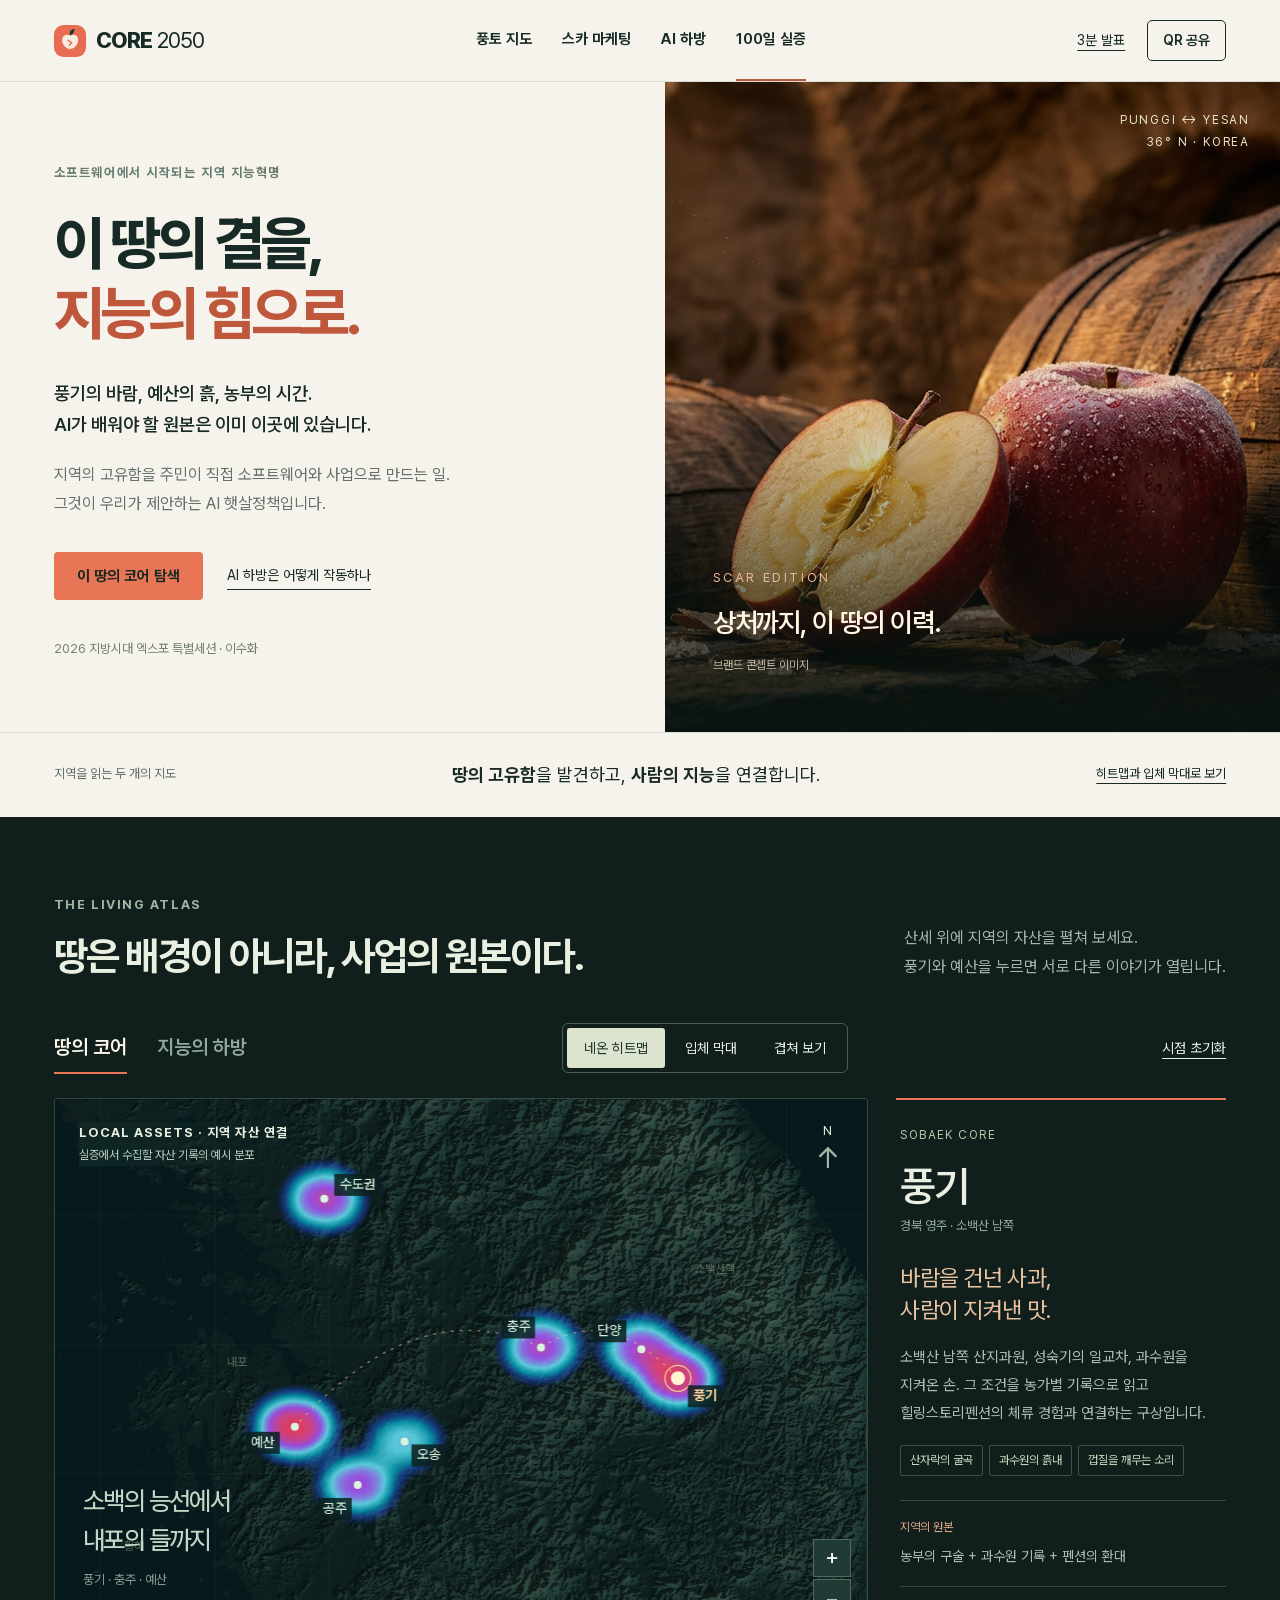
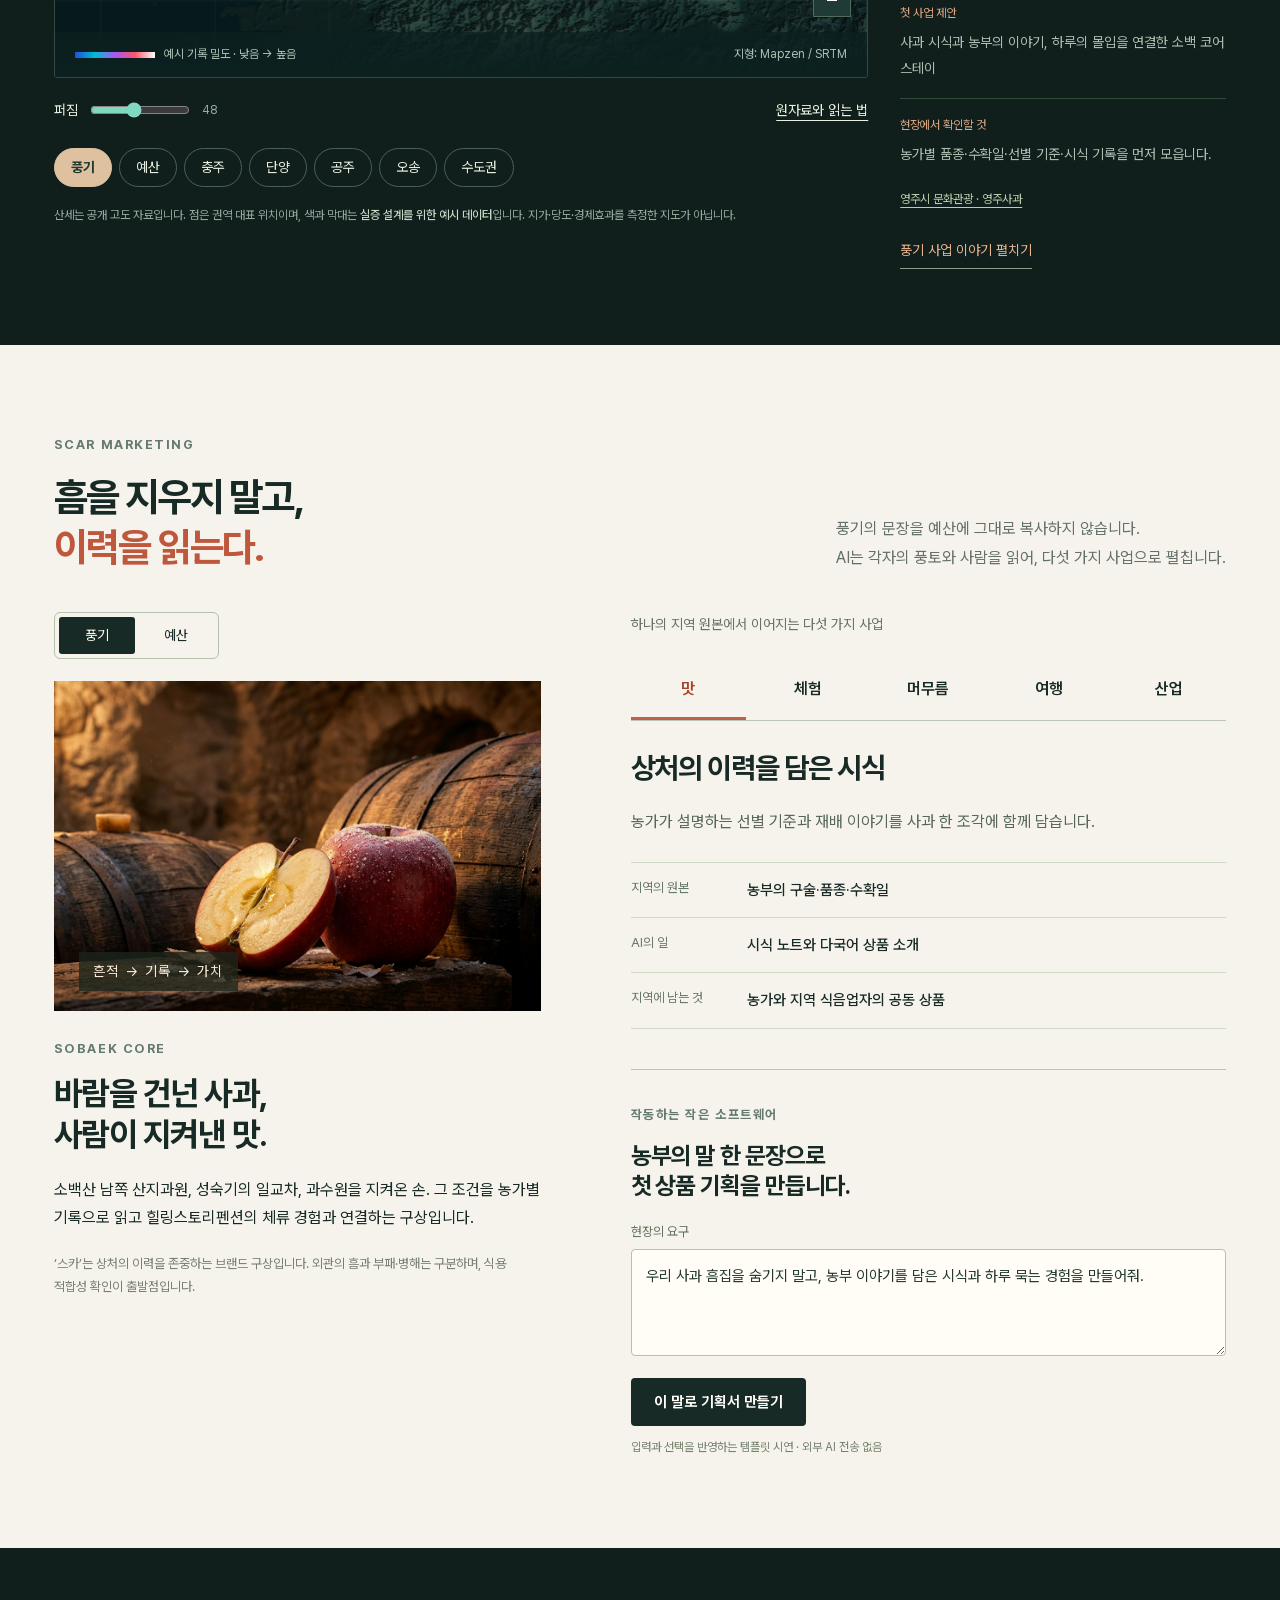
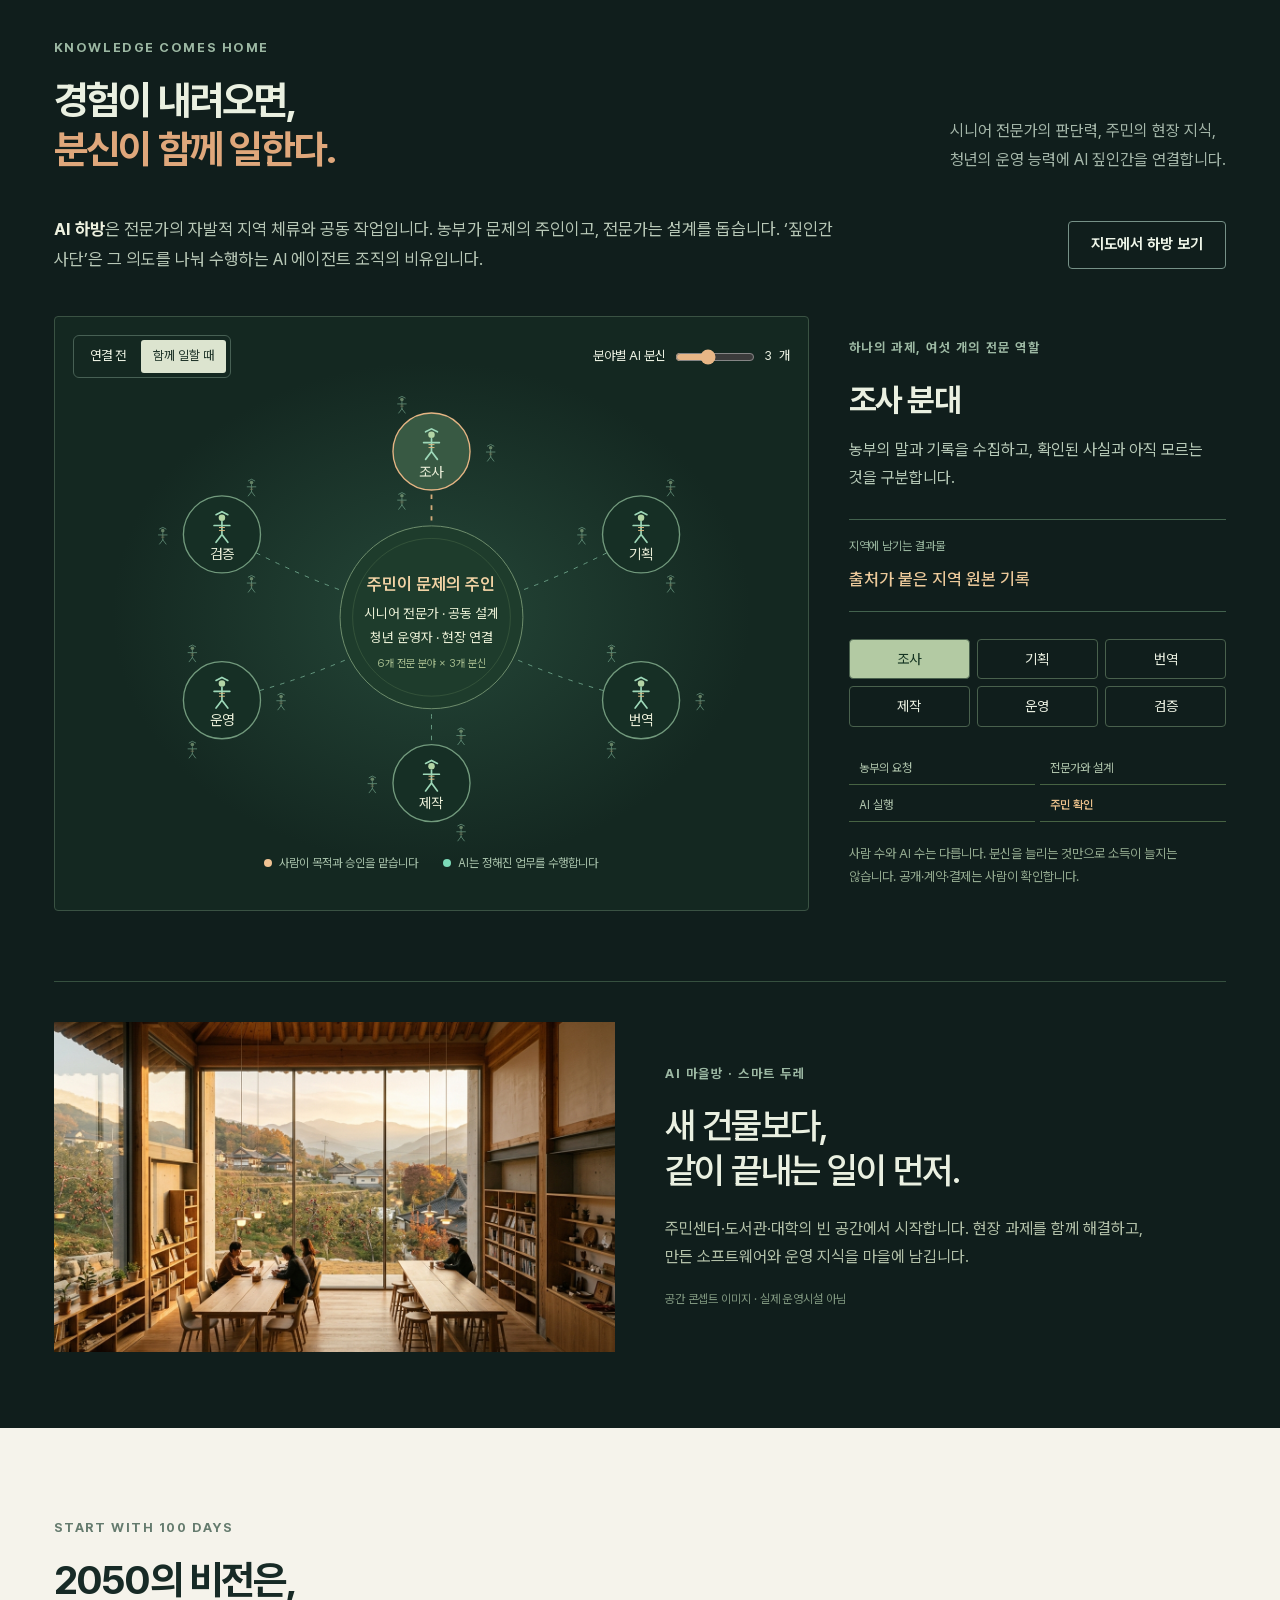
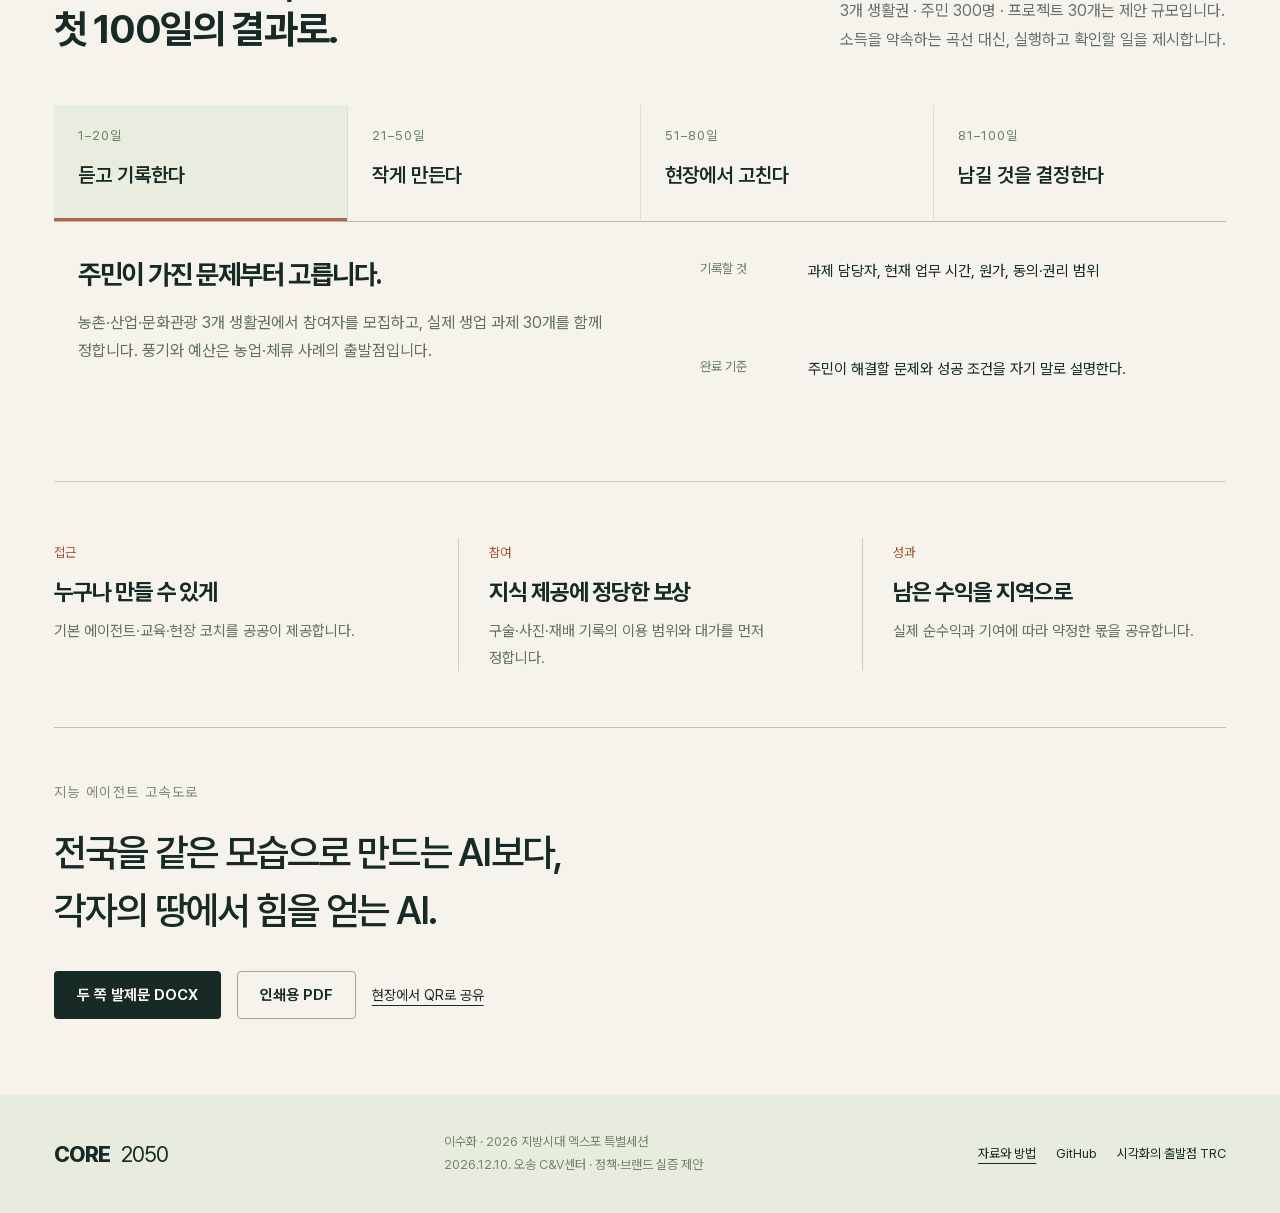
<file: frontend/index.html>
<!doctype html>
<html lang="ko"><head>
<meta charset="utf-8"><meta name="viewport" content="width=device-width,initial-scale=1"><meta name="theme-color" content="#101d1c">
<meta name="description" content="풍기사과에서 예산사과까지. 이 땅의 풍토와 숙련을 사업으로 키우는 스카 마케팅, 시니어 전문가와 AI 분신이 함께하는 지능의 하방.">
<meta property="og:title" content="CORE 2050 · 이 땅의 결을 지능의 힘으로"><meta property="og:description" content="풍기와 예산의 풍토 지도 · 스카 마케팅 · AI 하방 · 100일 실증 제안"><meta property="og:image" content="https://core2050.soohwalee.com/assets/scar_honor_hero.jpg"><meta property="og:url" content="https://core2050.soohwalee.com/">
<title>CORE 2050 · 이 땅의 결을 지능의 힘으로</title><link rel="icon" href="assets/core-mark.svg" type="image/svg+xml"><link rel="stylesheet" href="assets/core.css?v=20261121"><script defer src="assets/core-data.js?v=20261121"></script><script defer src="assets/core.js?v=20261121"></script></head>
<body><a class="skip" href="#atlas">지도 바로가기</a>
<header class="masthead"><a class="brand" href="#home" aria-label="CORE 2050 처음으로"><img src="assets/core-mark.svg" alt="" width="32" height="32"><span>CORE <b>2050</b></span></a><nav aria-label="주요 메뉴"><a href="#atlas">풍토 지도</a><a href="#scar">스카 마케팅</a><a href="#habang">AI 하방</a><a href="#pilot">100일 실증</a></nav><div class="header-actions"><button class="text-button" id="brief-open">3분 발표</button><button class="qr-button" id="qr-open">QR 공유</button></div></header>
<main><section id="home" class="hero"><div class="hero-copy"><p class="eyebrow">소프트웨어에서 시작되는 지역 지능혁명</p><h1>이 땅의 결을,<br><em>지능의 힘으로.</em></h1><p class="hero-lead">풍기의 바람, 예산의 흙, 농부의 시간.<br>AI가 배워야 할 원본은 이미 이곳에 있습니다.</p><p class="hero-thesis">지역의 고유함을 주민이 직접 소프트웨어와 사업으로 만드는 일.<br class="desktop-only">그것이 우리가 제안하는 AI 햇살정책입니다.</p><div class="hero-actions"><a class="button primary" href="#atlas">이 땅의 코어 탐색</a><a class="text-link" href="#habang">AI 하방은 어떻게 작동하나</a></div><p class="event-line">2026 지방시대 엑스포 특별세션 · 이수화</p></div><figure class="hero-image"><img src="assets/scar_honor_hero.jpg" alt="사과의 단면과 거친 오크통으로 표현한 스카 에디션 콘셉트" fetchpriority="high"><figcaption><span>SCAR EDITION</span><strong>상처까지, 이 땅의 이력.</strong><small>브랜드 콘셉트 이미지</small></figcaption><div class="image-coordinate">PUNGGI ↔ YESAN<br>36° N · KOREA</div></figure></section>
<div class="thesis-strip"><span>지역을 읽는 두 개의 지도</span><p><b>땅의 고유함</b>을 발견하고, <b>사람의 지능</b>을 연결합니다.</p><a href="#atlas">히트맵과 입체 막대로 보기</a></div>
<section id="atlas" class="atlas section-dark"><div class="section-heading"><div><p class="eyebrow">THE LIVING ATLAS</p><h2>땅은 배경이 아니라,<br class="mobile-only"> 사업의 원본이다.</h2></div><p>산세 위에 지역의 자산을 펼쳐 보세요.<br>풍기와 예산을 누르면 서로 다른 이야기가 열립니다.</p></div>
<div class="atlas-toolbar"><div class="segmented atlas-layers" role="group" aria-label="지도 주제"><button data-layer="land" class="active" aria-pressed="true">땅의 코어</button><button data-layer="agents" aria-pressed="false">지능의 하방</button></div><div class="segmented view-modes" role="group" aria-label="지도 표현 방식"><button data-view="heat" class="active" aria-pressed="true">네온 히트맵</button><button data-view="bars" aria-pressed="false">입체 막대</button><button data-view="both" aria-pressed="false">겹쳐 보기</button></div><button id="map-reset" class="text-button">시점 초기화</button></div>
<div class="atlas-workspace"><div class="map-column"><div class="map-stage" id="map-stage"><canvas id="atlas-canvas" aria-label="풍기와 예산을 연결하는 지형 지도. 아래 지역 버튼과 데이터 표에서도 같은 정보를 볼 수 있습니다."></canvas><div class="map-caption"><span id="map-title">LOCAL ASSETS · 지역 자산 연결</span><small id="map-subtitle">실증에서 수집할 자산 기록의 예시 분포</small></div><div class="north">N<span>↑</span></div><div class="map-stamp"><b>소백의 능선에서<br>내포의 들까지</b><span>풍기 · 충주 · 예산</span></div><div id="map-tooltip" class="map-tooltip" hidden></div><div class="map-bottom"><span id="map-legend"><i></i>예시 기록 밀도 · 낮음 → 높음</span><span>지형: Mapzen / SRTM</span></div><div class="map-controls"><button id="zoom-in" aria-label="지도 확대">＋</button><button id="zoom-out" aria-label="지도 축소">−</button></div></div><div class="map-options"><div class="scale-controls" id="scale-controls" hidden><span>같은 기록 수의 높이</span><button data-scale="linear" aria-pressed="false">선형</button><button data-scale="log" class="active" aria-pressed="true">log₁₀(n+1)</button></div><label class="radius-control">퍼짐 <input id="heat-radius" type="range" min="24" max="80" value="48"><span id="radius-value">48</span></label><button class="text-button" id="data-open">원자료와 읽는 법</button></div><div class="region-list" aria-label="지역 선택" id="region-list"></div><p class="map-note">산세는 공개 고도 자료입니다. 점은 권역 대표 위치이며, 색과 막대는 <strong>실증 설계를 위한 예시 데이터</strong>입니다. 지가·당도·경제효과를 측정한 지도가 아닙니다.</p></div><aside class="place-panel" aria-live="polite" id="place-panel"></aside></div></section>
<section id="scar" class="scar-section"><div class="section-heading"><div><p class="eyebrow">SCAR MARKETING</p><h2>흠을 지우지 말고,<br><em>이력을 읽는다.</em></h2></div><p>풍기의 문장을 예산에 그대로 복사하지 않습니다.<br>AI는 각자의 풍토와 사람을 읽어, 다섯 가지 사업으로 펼칩니다.</p></div><div class="scar-composition"><div class="scar-origin"><div class="region-switch segmented" role="group" aria-label="마케팅 지역"><button data-origin="punggi" class="active" aria-pressed="true">풍기</button><button data-origin="yesan" aria-pressed="false">예산</button></div><div class="apple-study"><img src="assets/scar_honor_hero.jpg" alt="거친 과피와 사과 단면의 콘셉트 이미지" loading="lazy"><span class="scar-line">흔적 → 기록 → 가치</span></div><p class="eyebrow" id="origin-label">SOBAEK CORE</p><h3 id="origin-title">바람을 건넌 사과,<br>사람이 지켜낸 맛.</h3><p id="origin-description"></p><p class="small-note">‘스카’는 상처의 이력을 존중하는 브랜드 구상입니다. 외관의 흠과 부패·병해는 구분하며, 식용 적합성 확인이 출발점입니다.</p></div><div class="inheritance"><p class="inheritance-intro">하나의 지역 원본에서 이어지는 다섯 가지 사업</p><div id="inheritance-tabs" role="tablist" aria-label="사업 영역"></div><article id="inheritance-detail" role="tabpanel" tabindex="0"></article><div class="story-engine"><span class="eyebrow">작동하는 작은 소프트웨어</span><h4>농부의 말 한 문장으로<br>첫 상품 기획을 만듭니다.</h4><label for="farmer-voice">현장의 요구</label><textarea id="farmer-voice" rows="3" maxlength="240">우리 사과 흠집을 숨기지 말고, 농부 이야기를 담은 시식과 하루 묵는 경험을 만들어줘.</textarea><button id="make-brief" class="button dark">이 말로 기획서 만들기</button><small>입력과 선택을 반영하는 템플릿 시연 · 외부 AI 전송 없음</small><div id="brief-result" hidden></div></div></div></div></section>
<section id="habang" class="habang-section section-dark"><div class="section-heading"><div><p class="eyebrow">KNOWLEDGE COMES HOME</p><h2>경험이 내려오면,<br><em>분신이 함께 일한다.</em></h2></div><p>시니어 전문가의 판단력, 주민의 현장 지식,<br>청년의 운영 능력에 AI 짚인간을 연결합니다.</p></div><div class="habang-intro"><p><strong>AI 하방</strong>은 전문가의 자발적 지역 체류와 공동 작업입니다. 농부가 문제의 주인이고, 전문가는 설계를 돕습니다. ‘짚인간 사단’은 그 의도를 나눠 수행하는 AI 에이전트 조직의 비유입니다.</p><button id="show-habang-map" class="button outline">지도에서 하방 보기</button></div><div class="network-layout"><div class="network-column"><div class="network-controls"><div class="segmented" aria-label="AI 조직 단계" role="group"><button data-network="before" aria-pressed="false">연결 전</button><button data-network="after" class="active" aria-pressed="true">함께 일할 때</button></div><label>분야별 AI 분신 <input id="agent-count" type="range" min="1" max="6" value="3"><output id="agent-count-label">3</output>개</label></div><svg id="network" viewBox="0 0 800 530" role="img" aria-labelledby="network-title network-desc"><title id="network-title">주민과 시니어 전문가의 AI 협업 조직</title><desc id="network-desc">주민, 시니어 전문가, 청년 운영자가 문제와 판단을 맡고 조사, 기획, 번역, 제작, 운영, 검증 AI가 업무를 나눕니다.</desc></svg><p class="network-caption"><span class="human-key">사람이 목적과 승인을 맡습니다</span><span class="agent-key">AI는 정해진 업무를 수행합니다</span></p></div><div class="role-panel"><p class="eyebrow">하나의 과제, 여섯 개의 전문 역할</p><h3 id="role-title">조사 분대</h3><p id="role-description"></p><div class="role-output"><span>지역에 남기는 결과물</span><strong id="role-output"></strong></div><div id="role-list" aria-label="AI 역할 선택"></div><div class="approval-chain"><span>농부의 요청</span><span>전문가와 설계</span><span>AI 실행</span><b>주민 확인</b></div><p class="small-note">사람 수와 AI 수는 다릅니다. 분신을 늘리는 것만으로 소득이 늘지는 않습니다. 공개·계약·결제는 사람이 확인합니다.</p></div></div><div class="village-band"><img src="assets/sunshine_dure_lounge.jpg" alt="마을방에서 사람들이 공동 작업하는 공간 콘셉트" loading="lazy"><div><p class="eyebrow">AI 마을방 · 스마트 두레</p><h3>새 건물보다,<br>같이 끝내는 일이 먼저.</h3><p>주민센터·도서관·대학의 빈 공간에서 시작합니다. 현장 과제를 함께 해결하고, 만든 소프트웨어와 운영 지식을 마을에 남깁니다.</p><small>공간 콘셉트 이미지 · 실제 운영시설 아님</small></div></div></section>
<section id="pilot" class="pilot-section"><div class="section-heading"><div><p class="eyebrow">START WITH 100 DAYS</p><h2>2050의 비전은,<br>첫 100일의 결과로.</h2></div><p>3개 생활권 · 주민 300명 · 프로젝트 30개는 제안 규모입니다.<br>소득을 약속하는 곡선 대신, 실행하고 확인할 일을 제시합니다.</p></div><div class="pilot-timeline" id="pilot-timeline" role="tablist" aria-label="100일 실증 단계"><button data-day="0" class="active" role="tab" aria-selected="true"><span>1–20일</span><b>듣고 기록한다</b></button><button data-day="1" role="tab" aria-selected="false"><span>21–50일</span><b>작게 만든다</b></button><button data-day="2" role="tab" aria-selected="false"><span>51–80일</span><b>현장에서 고친다</b></button><button data-day="3" role="tab" aria-selected="false"><span>81–100일</span><b>남길 것을 결정한다</b></button></div><div class="pilot-detail" id="pilot-detail" role="tabpanel"></div><div class="dividend"><div><span>접근</span><h3>누구나 만들 수 있게</h3><p>기본 에이전트·교육·현장 코치를 공공이 제공합니다.</p></div><div><span>참여</span><h3>지식 제공에 정당한 보상</h3><p>구술·사진·재배 기록의 이용 범위와 대가를 먼저 정합니다.</p></div><div><span>성과</span><h3>남은 수익을 지역으로</h3><p>실제 순수익과 기여에 따라 약정한 몫을 공유합니다.</p></div></div><div class="closing"><p>지능 에이전트 고속도로</p><h2>전국을 같은 모습으로 만드는 AI보다,<br>각자의 땅에서 힘을 얻는 AI.</h2><div><a class="button dark" href="assets/core2050-proposal.docx" download>두 쪽 발제문 DOCX</a><a class="button secondary" href="assets/core2050-proposal.pdf" target="_blank" rel="noopener">인쇄용 PDF</a><button class="text-button" id="qr-open-bottom">현장에서 QR로 공유</button></div></div></section></main>
<footer><a class="brand" href="#home">CORE <b>2050</b></a><p>이수화 · 2026 지방시대 엑스포 특별세션<br>2026.12.10. 오송 C&amp;V센터 · 정책·브랜드 실증 제안</p><div><button class="text-button" id="sources-open">자료와 방법</button><a href="https://github.com/westwins/core2050" target="_blank" rel="noopener">GitHub</a><a href="https://trc.soohwalee.com" target="_blank" rel="noopener">시각화의 출발점 TRC</a></div></footer>
<dialog id="dialog" aria-labelledby="dialog-title"><div class="dialog-heading"><h2 id="dialog-title"></h2><button id="dialog-close" aria-label="창 닫기">×</button></div><div id="dialog-content"></div></dialog><div id="toast" role="status" aria-live="polite"></div><noscript><p class="noscript">지도를 조작하려면 JavaScript를 켜 주세요. <a href="assets/core2050-proposal.pdf">발제문 PDF</a>에서도 제안을 읽을 수 있습니다.</p></noscript></body></html>
</file>
<file: frontend/assets/core.css>
@font-face{font-family:Pretendard;src:url('PretendardVariable.woff2') format('woff2');font-weight:100 900;font-display:swap}
:root{--ink:#172a26;--muted:#64706a;--paper:#f5f3eb;--white:#fffef9;--dark:#101e1c;--dark2:#152724;--line:#d9ddd2;--sage:#b8c8a1;--coral:#e87556;--mint:#81d8c1;--font:Pretendard,'Malgun Gothic',system-ui,sans-serif}*{box-sizing:border-box}html{scroll-behavior:smooth;scroll-padding-top:90px}body{margin:0;color:var(--ink);background:var(--paper);font:16px/1.75 var(--font);word-break:keep-all}button,input,textarea{font:inherit}a{color:inherit;text-decoration:none}button,a,input,textarea{touch-action:manipulation}button{cursor:pointer}button{color:inherit;border:0;background:none}button:disabled{cursor:default;opacity:.5}a:focus-visible,button:focus-visible,input:focus-visible,textarea:focus-visible,[tabindex]:focus-visible{outline:3px solid #e87556;outline-offset:5px}button:hover,a:hover{filter:brightness(1.08)}img{display:block;max-width:100%}figure,p,h1,h2,h3,h4{margin:0}em{font-style:normal;color:#bf573c}h1,h2,h3,h4{line-height:1.25;letter-spacing:-.045em}h2{font-size:clamp(28px,3.1vw,46px);font-weight:700}h3{font-size:28px}h4{font-size:24px}.skip{position:fixed;left:16px;top:-80px;z-index:200;background:white;padding:12px}.skip:focus{top:12px}.masthead{height:82px;background:rgba(245,243,235,.97);border-bottom:1px solid var(--line);display:flex;align-items:center;justify-content:space-between;padding:0 4.2vw;position:sticky;top:0;z-index:40;gap:20px}.brand{display:flex;align-items:center;gap:10px;font-size:22px;font-weight:800;letter-spacing:-1px;white-space:nowrap}.brand b{font-weight:400}.masthead nav{display:flex;gap:30px;font-size:15px;font-weight:650}.masthead nav a{padding:26px 0;border-bottom:2px solid transparent}.masthead nav a:hover,.masthead nav a.current{border-color:#b65a40}.header-actions{display:flex;align-items:center;gap:22px;font-size:14px}.text-button{padding:6px 0;font-size:14px;text-decoration:underline;text-underline-offset:5px}.qr-button{border:1px solid var(--ink);padding:7px 15px;border-radius:5px;font-weight:600}.hero{display:grid;grid-template-columns:1.08fr 1fr;min-height:650px;max-width:1800px;margin:auto}.hero-copy{padding:80px 3vw 70px 4.2vw;display:flex;flex-direction:column;justify-content:center}.eyebrow{font-size:13px;letter-spacing:.12em;font-weight:700;line-height:1.6;color:#657b6e}.hero h1{font-size:clamp(44px,4.6vw,78px);line-height:1.19;font-weight:750;margin:24px 0 30px;letter-spacing:-.065em}.hero-lead{font-size:clamp(18px,1.45vw,22px);font-weight:550;line-height:1.7}.hero-thesis{font-size:16px;color:var(--muted);margin-top:20px;line-height:1.8}.hero-actions{display:flex;gap:24px;align-items:center;margin-top:34px;flex-wrap:wrap}.button{display:inline-flex;align-items:center;justify-content:center;min-height:48px;padding:10px 22px;border:1px solid transparent;border-radius:4px;font-size:15px;font-weight:650;line-height:1.5}.primary{background:var(--coral);color:#172820}.dark{background:var(--ink);color:var(--white)}.secondary{border-color:#9daa9e}.outline{border-color:#769187;color:#eff6e9}.text-link{font-size:14px;border-bottom:1px solid;padding-bottom:2px}.event-line{font-size:13px;color:#748076;margin-top:38px}.hero-image{position:relative;min-height:580px;overflow:hidden;background:#241f17}.hero-image>img{width:100%;height:100%;object-fit:cover;position:absolute;object-position:57% center;opacity:.94}.hero-image:after{content:'';position:absolute;inset:0;background:linear-gradient(0deg,rgba(9,21,17,.9),transparent 52%)}.hero-image figcaption{position:absolute;bottom:56px;left:48px;z-index:1;color:#fff6e6;display:grid;gap:9px}.hero-image figcaption span{font-size:13px;letter-spacing:.2em;color:#e7b89b}.hero-image strong{font-size:27px;font-weight:550;letter-spacing:-.04em}.hero-image small{color:#bfb5a2;font-size:12px}.image-coordinate{position:absolute;right:30px;top:28px;color:#e9e4cd;font-size:12px;letter-spacing:.15em;line-height:1.8;text-align:right}.thesis-strip{display:flex;justify-content:space-between;align-items:center;padding:26px 4.2vw;border-top:1px solid var(--line);gap:20px}.thesis-strip>span{font-size:13px;color:var(--muted)}.thesis-strip p{font-size:18px}.thesis-strip>a{font-size:13px;text-decoration:underline;text-underline-offset:5px}.section-dark{background:var(--dark);color:#eaf0e1}.section-dark .eyebrow{color:#9cb8a3}.section-dark em{color:#dfa77b}.section-heading{display:flex;justify-content:space-between;align-items:flex-end;gap:35px;margin-bottom:40px}.section-heading .eyebrow{margin-bottom:17px}.section-heading>p{max-width:480px;color:var(--muted);font-size:16px;line-height:1.8}.section-dark .section-heading>p{color:#a4b6a9}.atlas,.scar-section,.habang-section,.pilot-section{padding:78px 4.2vw 76px;scroll-margin-top:0}.atlas-toolbar{display:flex;justify-content:space-between;align-items:center;gap:20px;margin-bottom:24px}.segmented{display:inline-flex;gap:3px;padding:4px;border:1px solid #476054;border-radius:6px}.segmented button{padding:9px 17px;font-size:14px;line-height:1.6;white-space:nowrap;border-radius:3px;color:inherit}.segmented button.active{background:#dce4cf;color:#20352a}.atlas-layers{border:none;padding:0;gap:30px}.atlas-layers button{border-radius:0;padding:9px 0;border-bottom:2px solid transparent;font-size:20px;color:#8fa99a;font-weight:600}.atlas-layers button.active{border-color:var(--coral);background:none;color:#fff6e9}.atlas-workspace{display:grid;grid-template-columns:minmax(0,1fr) 330px;gap:28px}.map-column{min-width:0}.map-stage{height:580px;position:relative;background:#0c2328;border:1px solid #334a40;overflow:hidden;border-radius:3px}.map-stage canvas{width:100%;height:100%;display:block;touch-action:pan-y;cursor:grab}.map-stage canvas:active{cursor:grabbing}.map-caption{position:absolute;top:23px;left:24px;display:grid;pointer-events:none;background:linear-gradient(90deg,#112927db,transparent);padding-right:40px}.map-caption>span{font-size:13px;font-weight:700;letter-spacing:.08em}.map-caption small{font-size:12px;color:#b3c8b9}.north{position:absolute;top:24px;right:26px;display:grid;text-align:center;line-height:1.25;font-size:13px;pointer-events:none}.north>span{font-size:30px;color:#a3b7a8}.map-stamp{position:absolute;left:28px;bottom:85px;pointer-events:none}.map-stamp b{font-size:26px;font-weight:450;line-height:1.5;letter-spacing:-.06em;color:#c4d7c6}.map-stamp span{display:block;font-size:13px;margin-top:10px;color:#839c8f}.map-bottom{position:absolute;bottom:0;left:0;right:0;padding:12px 20px;background:linear-gradient(0deg,#0b201f,rgba(11,32,31,.75));display:flex;align-items:center;justify-content:space-between;gap:10px;font-size:12px;color:#a9c2b4;pointer-events:none}.map-bottom i{display:inline-block;width:80px;height:6px;background:linear-gradient(90deg,#214fe1,#00bdcf,#a855f7,#fb556a,#fff);margin-right:9px;vertical-align:middle}.map-controls{position:absolute;right:16px;bottom:60px;display:flex;flex-direction:column;gap:2px}.map-controls button{font-size:22px;background:#203b35;color:white;width:38px;height:38px;border:1px solid #506b5d;line-height:1}.map-tooltip{position:absolute;z-index:2;pointer-events:none;padding:7px 12px;background:#f6f3e8;color:var(--ink);font-size:13px;border-radius:3px;box-shadow:0 3px 16px #0005}.map-options{display:flex;justify-content:space-between;align-items:center;gap:16px;flex-wrap:wrap;padding:14px 0}.radius-control{display:flex;align-items:center;gap:10px;font-size:14px}.radius-control input{width:100px;accent-color:var(--mint)}.radius-control span{font-size:12px;color:#94b3a0}.scale-controls{display:flex;align-items:center;gap:9px;font-size:13px}.scale-controls[hidden]{display:none}.scale-controls button{border:1px solid #4a6557;border-radius:3px;padding:3px 7px}.scale-controls button.active{background:#dbe6cd;color:var(--ink)}.region-list{display:flex;gap:7px;flex-wrap:wrap;padding:6px 0}.region-list button{border:1px solid #4a6256;border-radius:30px;padding:6px 16px;font-size:14px;min-height:38px}.region-list button.active{background:#dec2a0;color:#20382d;border-color:#dec2a0;font-weight:700}.map-note{font-size:12px;line-height:1.8;color:#92a99c;margin-top:12px}.map-note strong{color:#c5d8c6;font-weight:500}.place-panel{border-top:2px solid var(--coral);padding:24px 0 0 4px;min-width:0}.place-panel .place-kicker{font-size:12px;letter-spacing:.12em;color:#b2cba9}.place-panel h3{font-size:42px;font-weight:550;margin:14px 0 1px;letter-spacing:-.06em}.place-panel .sub{font-size:13px;color:#8ea898}.place-panel .headline{font-size:23px;line-height:1.4;margin:24px 0 18px;white-space:pre-line;letter-spacing:-.03em;color:#e9c3a0}.place-panel p{font-size:15px;line-height:1.85;color:#adbdaf}.sensory-tags{display:flex;flex-wrap:wrap;gap:6px;margin:18px 0 24px}.sensory-tags span{font-size:12px;padding:4px 9px;border:1px solid #395445;color:#c2d4b9;border-radius:2px}.place-detail{padding:16px 0;border-top:1px solid #324b3d}.place-detail small{font-size:12px;color:#dca582;display:block;margin-bottom:6px}.place-detail p{font-size:14px}.place-panel a{font-size:12px;color:#bbceac;text-decoration:underline;text-underline-offset:4px}.place-action{margin-top:20px;font-size:14px;border-bottom:1px solid #8a9e88;padding:6px 0;color:#e7b28c}.scar-section{background:var(--paper);padding-top:90px;padding-bottom:90px}.scar-composition{display:grid;grid-template-columns:minmax(0,.9fr) minmax(0,1.1fr);gap:7vw}.region-switch{border-color:#b6c1ad;margin-bottom:22px}.region-switch button{padding:7px 26px}.region-switch button.active{background:var(--ink);color:#fff5e8}.apple-study{height:330px;overflow:hidden;position:relative;margin-bottom:28px}.apple-study img{width:100%;height:100%;object-fit:cover;object-position:center 64%}.scar-line{position:absolute;bottom:20px;left:25px;font-size:14px;letter-spacing:.1em;color:#f9ecd7;background:#1c261bc9;padding:7px 14px}.scar-origin h3{font-size:clamp(27px,2.6vw,37px);margin:13px 0 20px;white-space:pre-line}.scar-origin>p:not(.eyebrow){max-width:550px}.small-note{font-size:13px!important;color:#788074!important;line-height:1.8!important;margin-top:20px}.inheritance-intro{font-size:14px;color:#667465;padding-bottom:24px}.inheritance #inheritance-tabs{display:flex;gap:5px;border-bottom:1px solid #bdc6b6;margin-bottom:26px}.inheritance-tabs-btn{flex:1;font-size:16px;font-weight:600;padding:14px 3px;border-bottom:3px solid transparent}.inheritance-tabs-btn.active{border-color:#be6145;color:#a6422b}.inheritance-detail{min-height:340px}.inheritance article h3{font-size:29px;line-height:1.45;margin-bottom:19px}.inheritance article>p{color:#576858;font-size:16px;margin-bottom:26px}.lineage{border-top:1px solid #d0d8c6}.lineage>div{display:grid;grid-template-columns:94px 1fr;gap:22px;padding:14px 0;border-bottom:1px solid #d0d8c6;font-size:15px}.lineage span{color:#677967;font-size:13px}.lineage b{font-weight:500}.story-engine{margin-top:40px;padding:30px 0 0;border-top:1px solid #b7c6ad}.story-engine h4{margin:13px 0 20px}.story-engine label{font-size:13px;display:block;margin-bottom:6px;color:#63735f}.story-engine textarea{resize:vertical;width:100%;border:1px solid #b4c2aa;background:#fffdf5;border-radius:4px;padding:14px;line-height:1.7;font-size:15px;color:#243a2d;min-height:100px}.story-engine .button{margin-top:13px}.story-engine>small{display:block;font-size:12px;color:#77836f;margin-top:11px}.brief-output{margin-top:24px;border-top:2px solid #455c43;padding-top:20px}.brief-output h4{font-size:22px}.brief-output p{margin:10px 0;font-size:14px}.brief-output blockquote{margin:15px 0;padding-left:15px;border-left:2px solid #d87e5a;font-size:14px}.brief-output button{font-size:14px;text-decoration:underline}.habang-section{padding-top:90px}.habang-intro{display:flex;align-items:center;justify-content:space-between;gap:60px;margin-bottom:42px}.habang-intro p{max-width:820px;font-size:17px;color:#b8c8b7}.habang-intro strong{color:#edf1df}.habang-intro button{flex-shrink:0}.network-layout{display:grid;grid-template-columns:minmax(0,1.4fr) minmax(280px,.7fr);gap:40px}.network-column{min-width:0;background:radial-gradient(ellipse at 50% 50%,#254738,transparent 60%),#142821;border:1px solid #3a5243;border-radius:4px;padding:18px}.network-controls{display:flex;justify-content:space-between;align-items:center;flex-wrap:wrap;gap:16px}.network-controls .segmented button{padding:6px 12px;font-size:13px}.network-controls label{font-size:13px;display:flex;align-items:center;gap:7px}.network-controls input{width:80px;accent-color:#e8b686}.network-column svg{display:block;width:100%;overflow:visible}.network-caption{display:flex;justify-content:center;gap:25px;font-size:12px;flex-wrap:wrap;color:#a6c0a9}.human-key:before,.agent-key:before{content:'';display:inline-block;width:8px;height:8px;border-radius:50%;background:#f0c293;margin-right:7px}.agent-key:before{background:#7cdab8}.network-link{stroke:#6ea48a;stroke-width:1;fill:none;stroke-dasharray:5 7;animation:flow 30s linear infinite}.network-link.emphasis{stroke:#d4ac7a;stroke-width:2}.network-node{cursor:pointer}.network-node:hover>circle{stroke:#e7bf92;stroke-width:3}.straw-line{stroke:#9dd8b8;stroke-width:1.7;fill:none;stroke-linecap:round}.straw-echo{opacity:.5}.role-panel{padding:22px 0}.role-panel h3{margin:21px 0 16px;font-size:32px}.role-panel>p:not(.eyebrow){color:#b6c9b7;font-size:16px}.role-output{margin:27px 0;padding:16px 0;border-top:1px solid #43624e;border-bottom:1px solid #43624e;display:grid;gap:8px}.role-output span{font-size:12px;color:#97b49d}.role-output strong{font-size:17px;font-weight:500;color:#edca9b}.role-panel #role-list{display:grid;grid-template-columns:repeat(3,1fr);gap:7px}.role-panel #role-list button{border:1px solid #49614d;border-radius:4px;font-size:14px;padding:7px}.role-panel #role-list button.active{background:#b3caa3;color:#153422}.approval-chain{display:grid;grid-template-columns:1fr 1fr;gap:5px;margin-top:26px;font-size:12px;color:#adc2aa}.approval-chain>*{padding:5px 10px;border-bottom:1px solid #476343}.approval-chain b{color:#e9c08b;font-weight:600}.section-dark .small-note{color:#91a88e!important}.village-band{display:grid;grid-template-columns:1fr 1fr;margin-top:70px;border-top:1px solid #36503f;padding-top:40px;gap:50px;align-items:center}.village-band img{width:100%;height:330px;object-fit:cover}.village-band h3{font-size:36px;font-weight:550;margin:18px 0 22px}.village-band p{max-width:490px;color:#b2c0a8}.village-band small{font-size:12px;color:#7e957e;display:block;margin-top:18px}.pilot-section{padding-top:90px}.pilot-timeline{display:grid;grid-template-columns:repeat(4,1fr);gap:0;margin-top:50px;border-bottom:1px solid #aebba5}.pilot-timeline button{text-align:left;padding:20px 24px 25px;border-bottom:3px solid transparent;position:relative}.pilot-timeline button+button{border-left:1px solid #d9dfd1}.pilot-timeline span{display:block;font-size:13px;letter-spacing:.08em;color:#687f66;margin-bottom:10px}.pilot-timeline b{font-size:20px;font-weight:600}.pilot-timeline button.active{border-bottom-color:#bd6146;background:#e8eddf}.pilot-detail{display:grid;grid-template-columns:1.1fr 1fr;gap:70px;padding:36px 24px 45px;min-height:260px;border-bottom:1px solid #c8d1bd}.pilot-detail h3{font-size:27px;margin-bottom:18px}.pilot-detail p{color:#617158;font-size:16px}.pilot-detail dl{margin:0;display:grid;grid-template-columns:90px 1fr;gap:18px;font-size:15px}.pilot-detail dt{font-size:13px;color:#6c8063}.pilot-detail dd{margin:0}.dividend{display:grid;grid-template-columns:repeat(3,1fr);gap:40px;padding:56px 0}.dividend>div+div{border-left:1px solid #c8d1bd;padding-left:30px}.dividend span{font-size:13px;color:#a44e34}.dividend h3{font-size:23px;margin:12px 0}.dividend p{color:#62725a;font-size:15px}.closing{border-top:1px solid #b7c5a9;padding:52px 0 0}.closing>p{font-size:14px;color:#7c896e;letter-spacing:.1em;margin-bottom:20px}.closing h2{font-size:clamp(26px,3vw,42px);line-height:1.5;font-weight:550}.closing>div{display:flex;gap:16px;flex-wrap:wrap;align-items:center;margin-top:32px}footer{padding:36px 4.2vw;display:flex;align-items:center;justify-content:space-between;background:#e8ecdf;gap:30px}footer p{font-size:13px;color:#75836a}footer>div{display:flex;gap:20px;font-size:13px;align-items:center}footer .text-button{font-size:13px}dialog{border:1px solid #d0d6c6;background:var(--paper);color:var(--ink);border-radius:8px;max-width:900px;width:calc(100% - 32px);max-height:88vh;padding:28px 34px;box-shadow:0 30px 100px #0005}dialog::backdrop{background:#061611cc;backdrop-filter:blur(6px)}.dialog-heading{display:flex;justify-content:space-between;align-items:center;gap:20px;border-bottom:1px solid #c8d1bd;padding-bottom:20px;margin-bottom:24px}.dialog-heading h2{font-size:27px}.dialog-heading button{font-size:30px;line-height:1;padding:5px 10px}.dialog-content p{margin:15px 0}#dialog-content h3{font-size:21px;margin:28px 0 12px}#dialog-content p{font-size:15px;line-height:1.9;margin:12px 0}#dialog-content a{text-decoration:underline;text-underline-offset:3px}#dialog-content small{font-size:12px;color:#677561}.source-list{padding-left:20px;font-size:14px}.source-list li{padding:7px 0}.qr-content{text-align:center}.qr-content img{width:250px;height:250px;margin:25px auto;background:white;image-rendering:pixelated}.qr-content p{font-size:17px!important}.qr-content .button{text-decoration:none!important}.data-table-wrap{overflow-x:auto}.data-table{border-collapse:collapse;width:100%;font-size:13px;white-space:nowrap}.data-table th,.data-table td{border:1px solid #b8c6ab;padding:9px 12px;text-align:right}.data-table th{background:#e3e9d9}.data-table th:first-child,.data-table td:first-child{text-align:left}.brief-slide h3{font-size:32px!important;line-height:1.45}.brief-slide p{font-size:19px!important;line-height:1.8!important}.brief-slide .cue{font-size:13px!important;color:#75856c}.brief-navigation{display:flex;gap:20px;justify-content:space-between;align-items:center;margin-top:28px}.brief-navigation span{font-size:14px;color:#6e8065}.brief-navigation button{padding:8px 20px;border:1px solid #647b57;border-radius:4px}.noscript{padding:30px}#toast{position:fixed;bottom:24px;left:50%;transform:translateX(-50%);padding:12px 24px;background:#203c2d;color:white;border-radius:5px;z-index:100;max-width:90vw;text-align:center;font-size:14px;opacity:0;pointer-events:none;transition:opacity .2s}#toast.show{opacity:1}.mobile-only{display:none}[hidden]{display:none!important}@keyframes flow{to{stroke-dashoffset:-240}}
@media(min-width:1700px){.atlas,.scar-section,.habang-section,.pilot-section{padding-left:max(4.2vw,calc((100vw - 1600px)/2));padding-right:max(4.2vw,calc((100vw - 1600px)/2))}.map-stage{height:650px}}
@media(max-width:1100px){.masthead nav{gap:18px}.header-actions{gap:15px}.hero{min-height:610px}.hero-copy{padding-top:55px;padding-bottom:50px}.hero h1{font-size:52px}.hero-image{min-height:600px}.hero-image figcaption{left:30px}.hero-actions{gap:16px}.hero-thesis br{display:none}.atlas-workspace{grid-template-columns:minmax(0,1fr) 280px;gap:23px}.map-stage{height:560px}.place-panel h3{font-size:36px}.map-stamp b{font-size:21px}.section-heading>p{max-width:400px;font-size:15px}.atlas-toolbar{gap:15px}.view-modes button{padding:8px 11px}.network-layout{grid-template-columns:1.25fr .8fr;gap:25px}.network-controls{justify-content:center}.network-column{padding:15px 7px}.pilot-timeline b{font-size:17px}footer{flex-wrap:wrap}.thesis-strip>a{display:none}.thesis-strip p{font-size:16px}}
@media(max-width:820px){html{scroll-padding-top:125px}.masthead{height:auto;min-height:68px;padding:15px 5vw 10px;flex-wrap:wrap;gap:12px}.masthead .brand{font-size:20px}.masthead nav{order:3;flex:1 0 100%;justify-content:space-between;font-size:14px;gap:15px}.masthead nav a{padding:5px 0}.header-actions{margin-left:auto}.hero{grid-template-columns:1fr 1fr}.hero h1{font-size:42px}.hero-copy{padding:45px 20px 40px 5vw}.hero-lead{font-size:17px}.hero-thesis{font-size:14px}.hero-image{min-height:570px}.hero-image strong{font-size:22px}.hero-image figcaption{left:22px}.event-line{font-size:12px}.hero .eyebrow{font-size:11px}.hero-actions{gap:18px}.hero-actions .button{font-size:14px}.section-heading{display:block}.section-heading>p{max-width:none;margin-top:22px}.atlas,.scar-section,.habang-section,.pilot-section{padding:55px 5vw}.atlas-workspace{grid-template-columns:1fr}.map-stage{height:530px}.place-panel{border-top:1px solid #566b56;padding-top:22px;display:grid;grid-template-columns:1fr 1fr;gap:8px 35px}.place-panel .place-intro{grid-row:span 3}.place-panel .headline{margin:18px 0}.place-panel .place-detail{padding:10px 0}.atlas-toolbar{flex-wrap:wrap}.atlas-layers{margin-right:auto}.view-modes{order:3;flex:1 0 100%;justify-content:center}.view-modes button{flex:1}.scar-composition{gap:35px}.apple-study{height:260px}.inheritance article h3{font-size:25px}.lineage>div{grid-template-columns:70px 1fr;gap:15px;font-size:14px}.inheritance-tabs-btn{font-size:14px}.habang-intro{display:block}.habang-intro button{margin-top:20px}.network-layout{grid-template-columns:1fr}.network-column{padding:20px}.network-controls{justify-content:space-between}.role-panel{padding-top:0}.role-panel #role-list{grid-template-columns:repeat(6,1fr)}.village-band{gap:30px}.village-band h3{font-size:29px}.village-band img{height:300px}.pilot-detail{gap:35px;padding-left:5px;padding-right:5px}.pilot-timeline button{padding:17px 12px}.pilot-timeline b{font-size:16px}.dividend{gap:22px}.dividend h3{font-size:20px}.dividend>div+div{padding-left:20px}.closing h2{font-size:29px}}
@media(max-width:580px){body{font-size:16px}.masthead{padding:12px 5vw 8px}.header-actions{font-size:13px;gap:16px}.header-actions .text-button{font-size:13px}.qr-button{padding:5px 10px;font-size:13px}.masthead .brand{font-size:19px;gap:7px}.masthead .brand img{width:27px;height:27px}.masthead nav{font-size:13px;gap:10px}.hero{display:flex;flex-direction:column}.hero-copy{padding:43px 6vw 40px}.hero .eyebrow{font-size:12px;letter-spacing:.07em}.hero h1{font-size:46px;margin:20px 0 25px}.hero-lead{font-size:18px;letter-spacing:-.025em}.hero-thesis{font-size:15px;margin-top:20px}.hero-actions{margin-top:25px;gap:18px}.hero-actions .text-link{font-size:13px}.event-line{margin-top:27px}.hero-image{min-height:340px;height:340px}.hero-image>img{object-position:50% 55%}.hero-image figcaption{left:6vw;bottom:26px}.hero-image figcaption strong{font-size:24px}.hero-image figcaption span{font-size:12px}.image-coordinate{font-size:10px;right:20px;top:20px}.thesis-strip{padding:23px 6vw;display:block}.thesis-strip>span{font-size:12px}.thesis-strip p{font-size:16px;margin-top:6px;max-width:320px}.atlas,.scar-section,.habang-section,.pilot-section{padding:46px 5vw}.section-heading{margin-bottom:25px}.section-heading h2{font-size:30px;line-height:1.35}.section-heading .eyebrow{font-size:12px;letter-spacing:.12em;margin-bottom:12px}.section-heading>p{font-size:15px;margin-top:17px}.mobile-only{display:block}.atlas-layers{gap:25px}.atlas-layers button{font-size:18px}.atlas-toolbar .text-button{font-size:12px}.view-modes button{font-size:13px;padding:8px 9px}.map-stage{height:455px}.map-caption{top:17px;left:15px;max-width:85%;padding-right:15px}.map-caption>span{font-size:11px}.map-caption small{font-size:11px}.north{top:18px;right:13px;font-size:11px}.north>span{font-size:23px}.map-stamp{left:20px;bottom:70px}.map-stamp b{font-size:20px}.map-stamp span{font-size:12px}.map-bottom{padding:9px 12px;display:block;line-height:1.9;font-size:10px}.map-bottom>span{display:block}.map-bottom i{width:65px}.map-controls{right:9px;bottom:72px}.map-controls button{width:32px;height:32px}.map-options{gap:10px}.map-options .text-button{font-size:12px}.radius-control{font-size:12px;gap:7px}.radius-control input{width:85px}.scale-controls{order:3;flex-basis:100%;font-size:12px}.region-list{gap:6px}.region-list button{font-size:13px;padding:5px 13px;min-height:36px}.map-note{font-size:11px}.place-panel{display:block;padding:24px 5px 0}.place-panel h3{font-size:38px}.place-panel .headline{font-size:24px}.place-panel p{font-size:15px}.sensory-tags{margin:15px 0 22px}.place-panel .place-detail{padding:16px 0}.place-action{margin-top:9px}.scar-composition{grid-template-columns:1fr;gap:36px}.scar-origin h3{font-size:30px}.apple-study{height:270px;margin-bottom:23px}.region-switch{margin-bottom:18px}.inheritance-intro{padding-bottom:10px}.inheritance-tabs-btn{font-size:16px}.inheritance article h3{font-size:27px}.lineage>div{font-size:15px;grid-template-columns:80px 1fr}.story-engine{margin-top:28px}.story-engine h4{font-size:25px}.habang-intro{margin-bottom:26px}.habang-intro p{font-size:16px}.network-column{padding:15px 8px}.network-controls{justify-content:center;gap:14px}.network-controls label{font-size:12px}.network-caption{gap:8px;font-size:11px}.network-column svg{min-height:280px}.network-layout{gap:30px}.role-panel h3{font-size:29px;margin:14px 0}.role-panel #role-list{grid-template-columns:repeat(3,1fr)}.village-band{grid-template-columns:1fr;gap:25px;margin-top:36px;padding-top:30px}.village-band img{height:240px}.village-band h3{font-size:31px}.village-band p{font-size:16px}.pilot-timeline{grid-template-columns:1fr 1fr;margin-top:20px;border:none;gap:7px}.pilot-timeline button{border:1px solid #bac7ad!important;padding:15px 13px;border-radius:3px}.pilot-timeline button.active{border-color:#617b53!important;background:#e3e9d8}.pilot-timeline span{font-size:12px;margin-bottom:6px}.pilot-timeline b{font-size:17px}.pilot-detail{grid-template-columns:1fr;padding:25px 0;gap:22px;min-height:0}.pilot-detail h3{font-size:25px}.pilot-detail dl{font-size:14px;grid-template-columns:65px 1fr;gap:14px}.dividend{grid-template-columns:1fr;gap:25px;padding:35px 0}.dividend>div+div{border-left:0;border-top:1px solid #c9d1be;padding:23px 0 0}.dividend h3{font-size:23px;margin:9px 0}.dividend p{font-size:15px}.closing{padding-top:30px}.closing h2{font-size:25px}.closing h2 br{display:none}.closing>div{gap:12px;margin-top:24px}.closing .button{font-size:13px;padding:10px 14px}.closing .text-button{margin-top:5px;font-size:13px}footer{padding:30px 5vw;display:block}footer .brand{font-size:23px}footer p{font-size:12px;margin:14px 0}footer>div{gap:16px;flex-wrap:wrap}footer>div a{font-size:12px}dialog{padding:22px 20px;max-height:85vh}.dialog-heading h2{font-size:23px}.qr-content img{width:220px;height:220px}.brief-slide h3{font-size:27px!important}.brief-slide p{font-size:17px!important}.brief-navigation button{padding:8px 14px}.brief-navigation{gap:10px}.desktop-only{display:none}}
@media(max-width:580px){.map-stamp{display:none}}
@media(prefers-reduced-motion:reduce){html{scroll-behavior:auto}*,*:before,*:after{animation:none!important;transition:none!important}}
@media print{.masthead,.header-actions,dialog,#toast,.hero-actions,.map-options,.network-controls{display:none!important}.hero{min-height:0}.hero-copy{padding:25px}.hero-image{min-height:350px}.section-dark{print-color-adjust:exact;-webkit-print-color-adjust:exact}.atlas,.scar-section,.habang-section,.pilot-section{padding:30px 0}.map-stage{height:400px}section{break-inside:avoid}}
</file>
